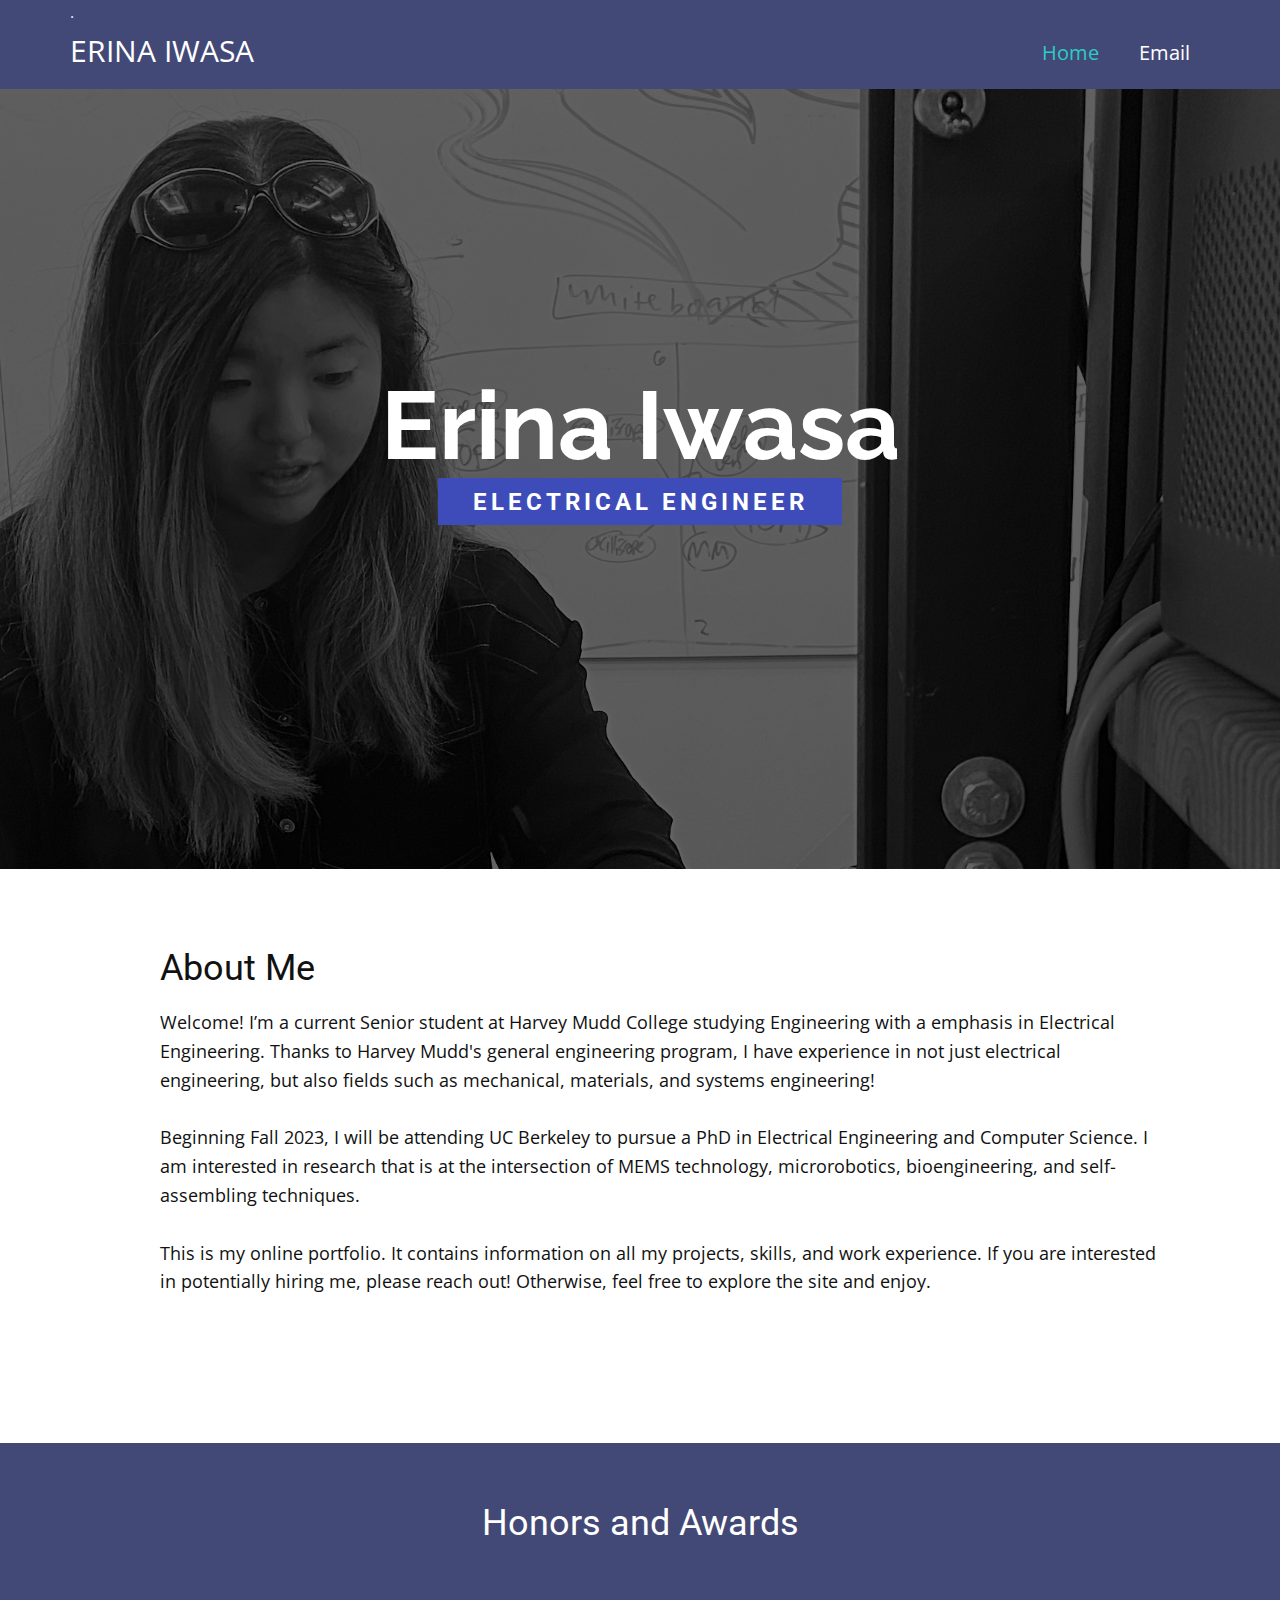
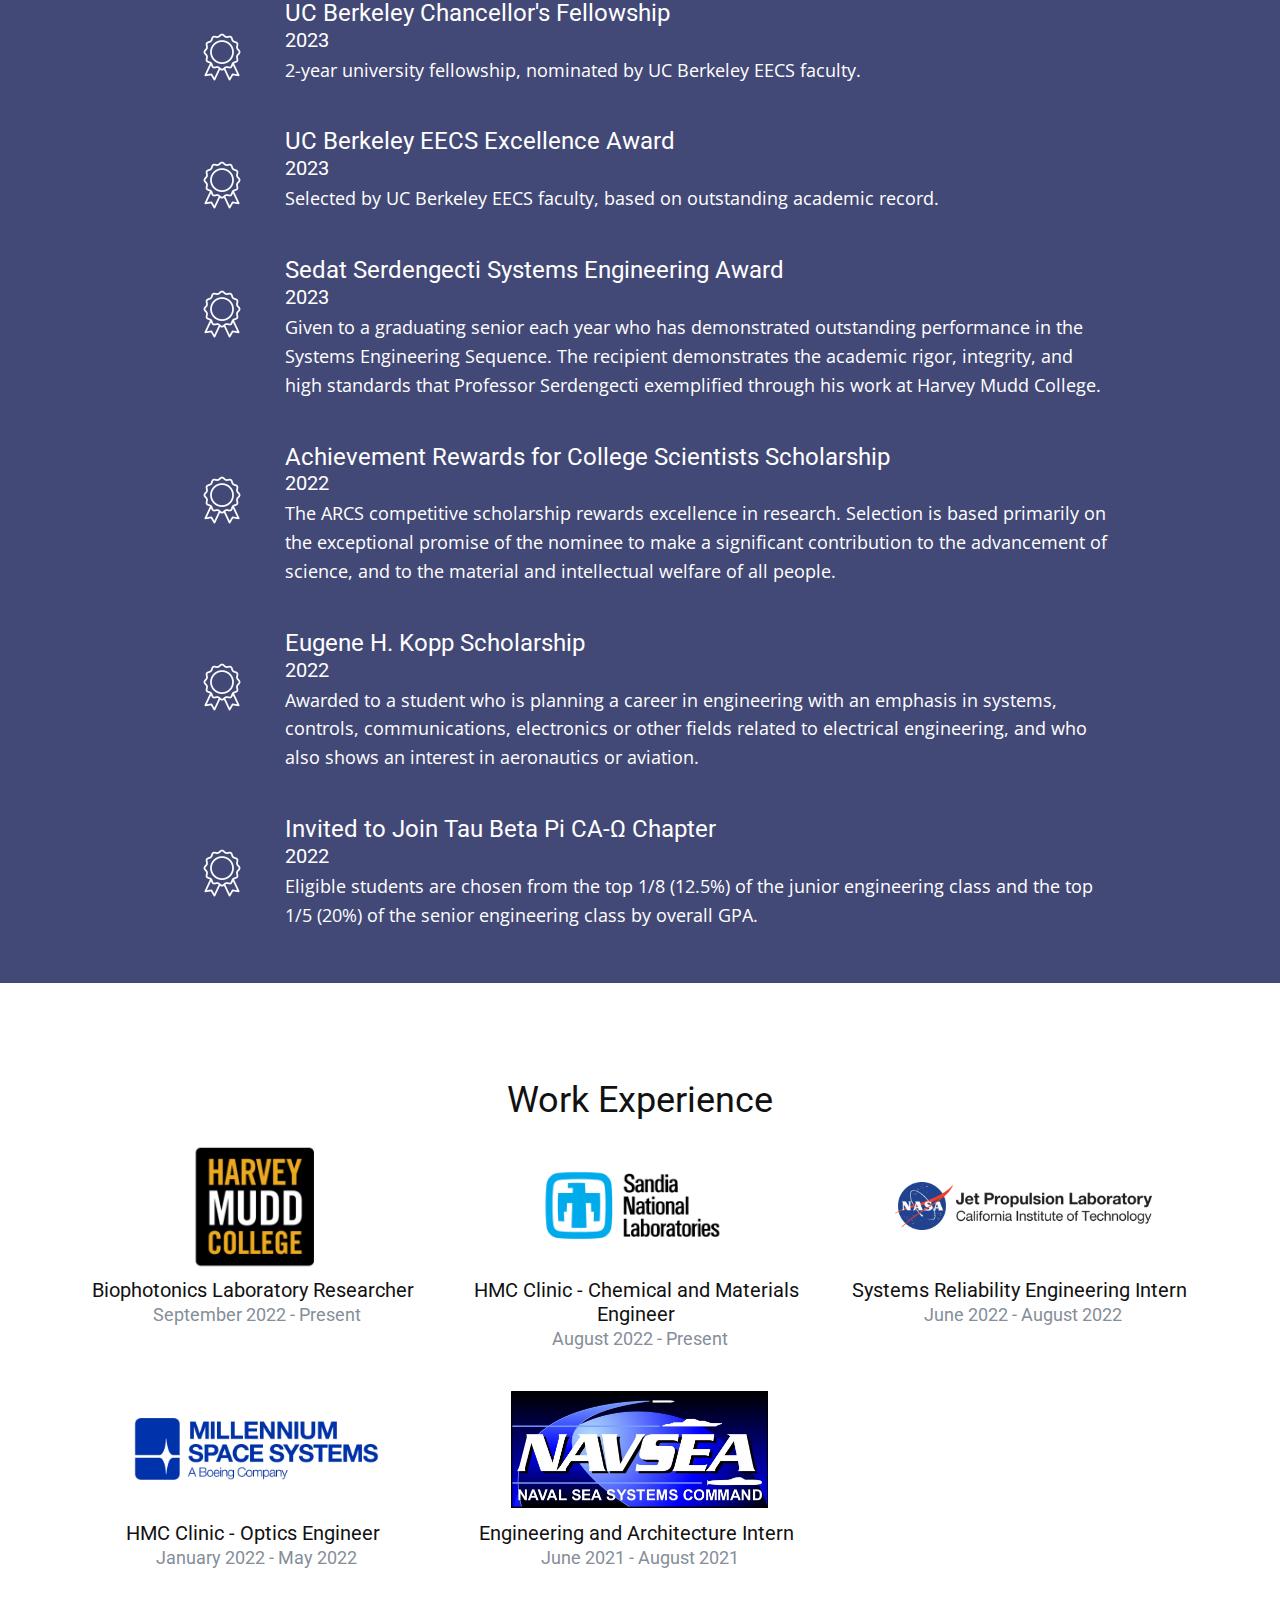
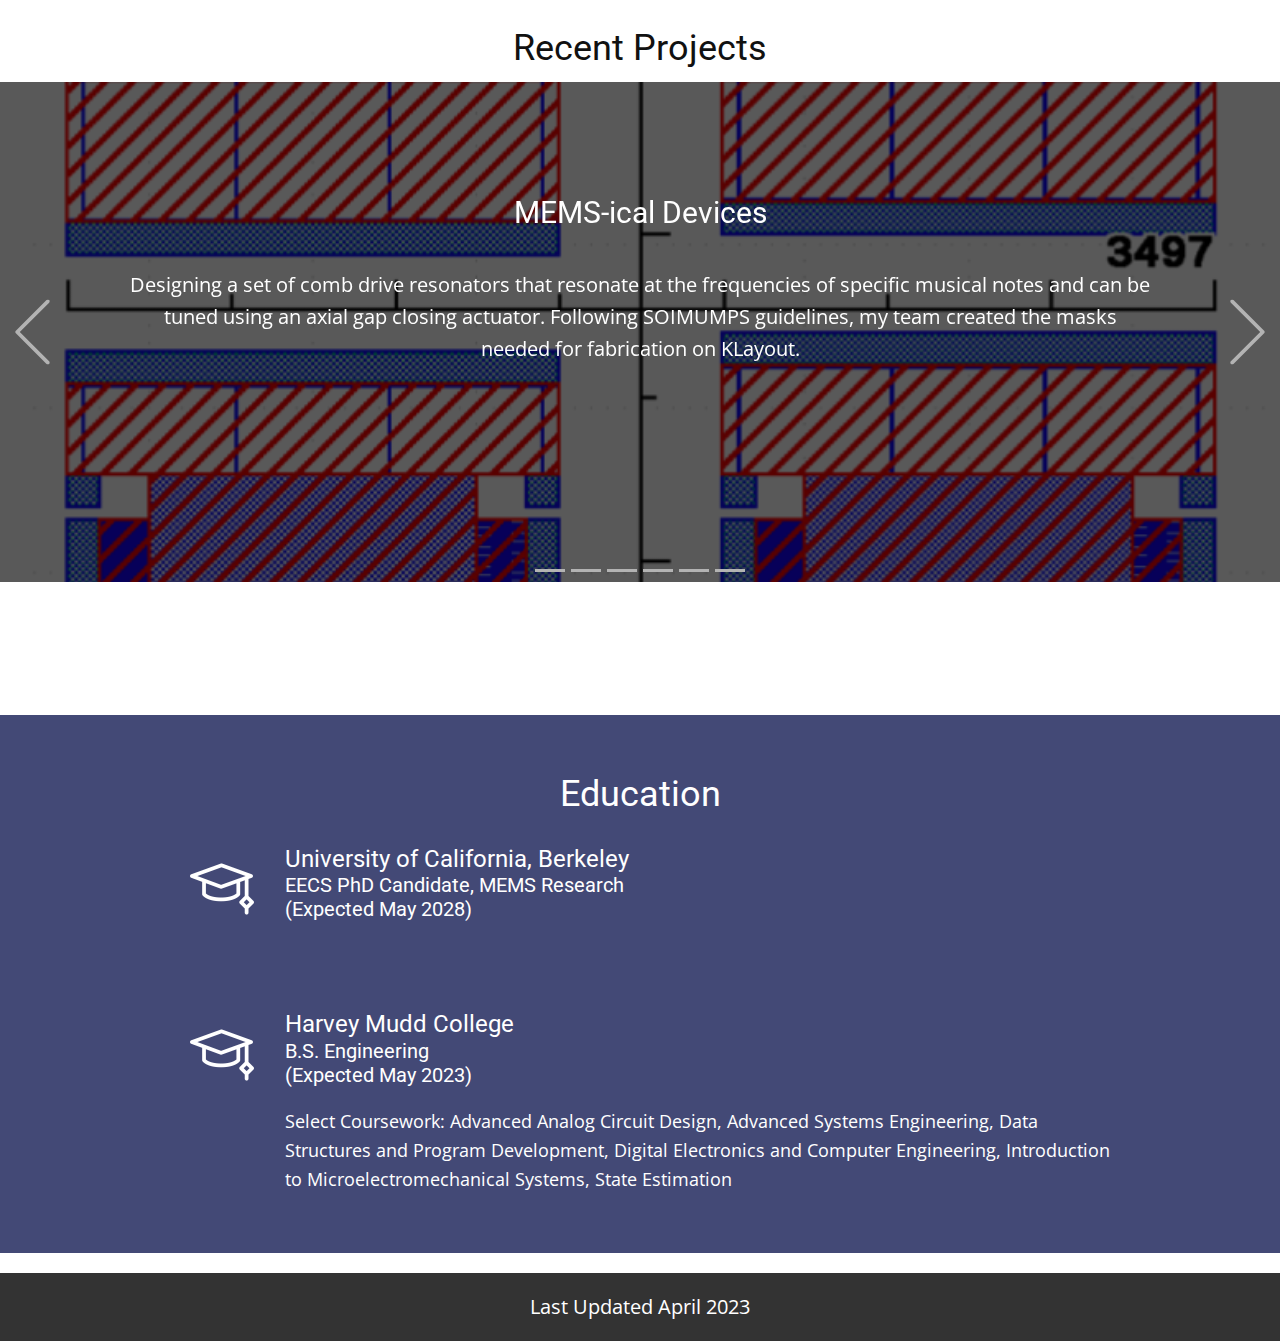
<file: index.html>
<!DOCTYPE html>
<html style="font-size: 16px;" lang="en"><head>
    <meta name="viewport" content="width=device-width, initial-scale=1.0">
    <meta charset="utf-8">
    <meta name="keywords" content="Portfolio, About Us, ​Build Great Products">
    <meta name="description" content="">
    <title>Home</title>
    <link rel="stylesheet" href="nicepage.css" media="screen">
<link rel="stylesheet" href="Home.css" media="screen">
    <script class="u-script" type="text/javascript" src="jquery.js" defer=""></script>
    <script class="u-script" type="text/javascript" src="nicepage.js" defer=""></script>
    <meta name="generator" content="Nicepage 4.20.1, nicepage.com">
    <link id="u-theme-google-font" rel="stylesheet" href="https://fonts.googleapis.com/css?family=Roboto:100,100i,300,300i,400,400i,500,500i,700,700i,900,900i|Open+Sans:300,300i,400,400i,500,500i,600,600i,700,700i,800,800i">
    <link id="u-page-google-font" rel="stylesheet" href="https://fonts.googleapis.com/css?family=Raleway:100,100i,200,200i,300,300i,400,400i,500,500i,600,600i,700,700i,800,800i,900,900i">
    
    
    
    
    
    
    
    
    <script type="application/ld+json">{
    "@context": "http://schema.org",
    "@type": "Organization",
    "name": ""
}</script>
    <meta name="theme-color" content="#1934fd">
    <meta property="og:title" content="Home">
    <meta property="og:type" content="website">
  </head>
  <body data-home-page="Home.html" data-home-page-title="Home" class="u-body u-xl-mode" data-lang="en"><header class="u-clearfix u-header u-palette-1-dark-2 u-header" id="sec-44a9"><div class="u-clearfix u-sheet u-sheet-1">
        <a class="u-button-style u-nav-link" href="mailto:erinaiwasa1205@gmail.com" class="u-border-none u-btn u-button-style u-none u-text-palette-1-dark-2 u-btn-1"> .</a>
        <p class="u-align-left u-text u-text-default u-text-1">ERINA IWASA</p>
        <nav class="u-align-right u-menu u-menu-one-level u-offcanvas u-menu-1" data-responsive-from="MD">
          <div class="menu-collapse" style="font-size: 1.25rem;">
            <a class="u-button-style u-custom-text-active-color u-nav-link" href="#" style="padding: 8px 4px; font-size: calc(1em + 16px);">
              <svg class="u-svg-link" preserveAspectRatio="xMidYMin slice" viewBox="0 0 302 302" style=""><use xmlns:xlink="http://www.w3.org/1999/xlink" xlink:href="#svg-5c50"></use></svg>
              <svg xmlns="http://www.w3.org/2000/svg" xmlns:xlink="http://www.w3.org/1999/xlink" version="1.1" id="svg-5c50" x="0px" y="0px" viewBox="0 0 302 302" style="enable-background:new 0 0 302 302;" xml:space="preserve" class="u-svg-content"><g><rect y="36" width="302" height="30"></rect><rect y="236" width="302" height="30"></rect><rect y="136" width="302" height="30"></rect>
</g><g></g><g></g><g></g><g></g><g></g><g></g><g></g><g></g><g></g><g></g><g></g><g></g><g></g><g></g><g></g></svg>
            </a>
          </div>
          <div class="u-custom-menu u-nav-container">
            <ul class="u-nav u-unstyled u-nav-1"><li class="u-nav-item"><a class="u-button-style u-nav-link u-text-active-palette-4-base u-text-hover-palette-2-base" href="#" style="padding: 10px 20px;">Home</a><div class="u-nav-popup"><ul class="u-h-spacing-20 u-nav u-unstyled u-v-spacing-10 u-nav-2"><li class="u-nav-item"><a class="u-button-style u-nav-link u-white" href="#">About Me</a>
</li><li class="u-nav-item"><a class="u-button-style u-nav-link u-white" href="#">Honors and Awards</a>
</li><li class="u-nav-item"><a class="u-button-style u-nav-link u-white" href="#">Work Experience and Projects</a>
</li><li class="u-nav-item"><a class="u-button-style u-nav-link u-white" href="#">Education</a>
</li></ul>
</div>
</li><li class="u-nav-item"><a class="u-button-style u-nav-link u-text-active-palette-4-base u-text-hover-palette-2-base" href="#" style="padding: 10px 20px;">Email</a>
</li></ul>
          </div>
          <div class="u-custom-menu u-nav-container-collapse">
            <div class="u-align-center u-black u-container-style u-inner-container-layout u-opacity u-opacity-95 u-sidenav">
              <div class="u-inner-container-layout u-sidenav-overflow">
                <div class="u-menu-close"></div>
                <ul class="u-align-center u-nav u-popupmenu-items u-unstyled u-nav-3"><li class="u-nav-item"><a class="u-button-style u-nav-link" href="#">Home</a><div class="u-nav-popup"><ul class="u-h-spacing-20 u-nav u-unstyled u-v-spacing-10 u-nav-4"><li class="u-nav-item"><a class="u-button-style u-nav-link" href="#">About Me</a>
</li><li class="u-nav-item"><a class="u-button-style u-nav-link" href="#">Honors and Awards</a>
</li><li class="u-nav-item"><a class="u-button-style u-nav-link" href="#">Work Experience and Projects</a>
</li><li class="u-nav-item"><a class="u-button-style u-nav-link" href="#">Education</a>
</li></ul>
</div>
</li><li class="u-nav-item"><a class="u-button-style u-nav-link" href="mailto:erinaiwasa1205@gmail.com">Email</a>
</li></ul>
              </div>
            </div>
            <div class="u-black u-menu-overlay u-opacity u-opacity-70"></div>
          </div>
        </nav>
      </div></header>
    <section class="u-align-center u-clearfix u-image u-shading u-section-1" id="carousel_30c3" data-image-width="1718" data-image-height="1289">
      <div class="u-clearfix u-sheet u-sheet-1">
        <h2 class="u-custom-font u-font-raleway u-text u-text-body-alt-color u-text-default u-text-1">Erina Iwasa</h2>
        <div class="u-align-center-xs u-container-style u-expanded-width-xs u-group u-palette-1-dark-1 u-group-1">
          <div class="u-container-layout u-container-layout-1">
            <h4 class="u-hover-feature u-text u-text-2">ELECTRICAL ENGINEER</h4>
          </div>
        </div>
      </div>
      
    </section>
    <section class="u-align-center u-clearfix u-section-2" id="sec-c199">
      <div class="u-clearfix u-sheet u-sheet-1">
        <div class="u-container-style u-group u-group-1">
          <div class="u-container-layout u-container-layout-1">
            <h2 class="u-text u-text-default u-text-1">About Me</h2>
            <p class="u-text u-text-2"> Welcome! ​I’m a current Senior student at Harvey Mudd College studying Engineering with a emphasis in Electrical Engineering. Thanks to Harvey Mudd's general engineering program, I have experience in not just electrical engineering, but also fields such as mechanical, materials, and systems engineering!<br>
              <br>Beginning Fall 2023, I will be attending UC Berkeley to pur​sue a PhD in Electrical Engineering and Computer Science. I am interested in research that is at the intersection of MEMS technology, microrobotics, bioengineering, and self-assembling techniques.<br>
              <br> This is my online portfolio. It contains information on all my projects, skills, and work experience. If you are interested in potentially hiring me, please reach out! Otherwise, feel free to explore the site and enjoy.
            </p>
          </div>
        </div>
      </div>
    </section>
    <section class="u-clearfix u-palette-1-dark-2 u-section-3" id="sec-66ca">
      <div class="u-clearfix u-sheet u-sheet-1">
        <h2 class="u-text u-text-default u-text-1">Honors and Awards</h2>
        <div class="u-expanded-width-lg u-expanded-width-md u-expanded-width-sm u-expanded-width-xs u-list u-list-1">
          <div class="u-repeater u-repeater-1">
            <div class="u-container-style u-list-item u-repeater-item">
              <div class="u-container-layout u-similar-container u-container-layout-1">
                <h3 class="u-text u-text-2">UC Berkeley Chancellor's Fellowship</h3><span class="u-file-icon u-hidden-md u-hidden-sm u-hidden-xs u-icon u-text-white u-icon-1"><img src="images/4390306-1030b2c7.png" alt=""></span>
                <h4 class="u-text u-text-3">2023</h4>
                <p class="u-text u-text-4">2-year university fellowship, nominated by UC Berkeley EECS faculty.</p>
              </div>
            </div>
            <div class="u-container-style u-list-item u-repeater-item">
              <div class="u-container-layout u-similar-container u-container-layout-2">
                <h3 class="u-text u-text-5">UC Berkeley EECS Excellence Award</h3><span class="u-file-icon u-hidden-md u-hidden-sm u-hidden-xs u-icon u-text-white u-icon-2"><img src="images/4390306-1030b2c7.png" alt=""></span>
                <h4 class="u-text u-text-6">2023</h4>
                <p class="u-text u-text-7"> Selected by UC Berkeley EECS faculty, based on outstanding academic record.</p>
              </div>
            </div>
            <div class="u-container-style u-list-item u-repeater-item">
              <div class="u-container-layout u-similar-container u-container-layout-3">
                <h3 class="u-text u-text-8"> Sedat Serdengecti Systems Engineering Award</h3><span class="u-file-icon u-hidden-md u-hidden-sm u-hidden-xs u-icon u-text-white u-icon-3"><img src="images/4390306-1030b2c7.png" alt=""></span>
                <h4 class="u-text u-text-9">2023</h4>
                <p class="u-text u-text-10"> Given to a graduating senior each year who has demonstrated outstanding performance in the Systems Engineering Sequence. The recipient demonstrates the academic rigor, integrity, and high standards that Professor Serdengecti exemplified through his work at Harvey Mudd College.</p>
              </div>
            </div>
            <div class="u-container-style u-list-item u-repeater-item">
              <div class="u-container-layout u-similar-container u-container-layout-4">
                <h3 class="u-text u-text-11"> Achievement Rewards for College Scientists Scholarship</h3><span class="u-file-icon u-hidden-md u-hidden-sm u-hidden-xs u-icon u-text-white u-icon-4"><img src="images/4390306-1030b2c7.png" alt=""></span>
                <h4 class="u-text u-text-12">2022</h4>
                <p class="u-text u-text-13"> The ARCS competitive scholarship rewards excellence in research. Selection is based primarily on the exceptional promise of the nominee to make a significant contribution to the advancement of science, and to the material and intellectual welfare of all people.</p>
              </div>
            </div>
            <div class="u-container-style u-list-item u-repeater-item">
              <div class="u-container-layout u-similar-container u-container-layout-5">
                <h3 class="u-text u-text-14"> Eugene H. Kopp Scholarship</h3><span class="u-file-icon u-hidden-md u-hidden-sm u-hidden-xs u-icon u-text-white u-icon-5"><img src="images/4390306-1030b2c7.png" alt=""></span>
                <h4 class="u-text u-text-15">2022</h4>
                <p class="u-text u-text-16"> Awarded to a student who is planning a career in engineering with an emphasis in systems, controls, communications, electronics or other fields related to electrical engineering, and who also shows an interest in aeronautics or aviation.</p>
              </div>
            </div>
            <div class="u-container-style u-list-item u-repeater-item">
              <div class="u-container-layout u-similar-container u-container-layout-6">
                <h3 class="u-text u-text-17"> Invited to Join Tau Beta Pi CA-Ω Chapter</h3><span class="u-file-icon u-hidden-md u-hidden-sm u-hidden-xs u-icon u-text-white u-icon-6"><img src="images/4390306-1030b2c7.png" alt=""></span>
                <h4 class="u-text u-text-18">2022</h4>
                <p class="u-text u-text-19"> Eligible students are chosen from the top 1/8 (12.5%) of the junior engineering class and the top 1/5 (20%) of the senior engineering class by overall GPA.</p>
              </div>
            </div>
          </div>
        </div>
      </div>
    </section>
    <section class="u-clearfix u-white u-section-4" id="sec-afa0">
      <div class="u-clearfix u-sheet u-sheet-1">
        <h2 class="u-align-center u-text u-text-default u-text-1">Work Experience</h2>
        <div class="u-expanded-width u-list u-list-1">
          <div class="u-repeater u-repeater-1">
            <div class="u-align-center u-container-style u-custom-item u-list-item u-repeater-item">
              <div class="u-container-layout u-similar-container u-container-layout-1"><span class="u-custom-item u-file-icon u-icon u-icon-1"><img src="images/hmc_logo.png" alt=""></span>
                <h5 class="u-text u-text-2">Biophotonics Laboratory Researcher</h5>
                <h6 class="u-text u-text-default u-text-palette-5-dark-1 u-text-3">September 2022 - Present</h6>
              </div>
            </div>
            <div class="u-align-center u-container-style u-custom-item u-list-item u-repeater-item">
              <div class="u-container-layout u-similar-container u-container-layout-2"><span class="u-custom-item u-file-icon u-icon u-icon-2"><img src="images/ScreenShot2022-10-31at4.53.28PM.png" alt=""></span>
                <h5 class="u-text u-text-4"> HMC Clinic - Chemical and Materials Engineer</h5>
                <h6 class="u-text u-text-default u-text-palette-5-dark-1 u-text-5">August 2022 - Present</h6>
              </div>
            </div>
            <div class="u-align-center u-container-style u-custom-item u-list-item u-repeater-item">
              <div class="u-container-layout u-similar-container u-container-layout-3"><span class="u-custom-item u-file-icon u-icon u-icon-3"><img src="images/logo_nasa_trio_black2x.png" alt=""></span>
                <h5 class="u-text u-text-6">Systems Reliability Engineering Intern</h5>
                <h6 class="u-text u-text-default u-text-palette-5-dark-1 u-text-7">June 2022 - August 2022</h6>
              </div>
            </div>
            <div class="u-align-center u-container-style u-custom-item u-list-item u-repeater-item">
              <div class="u-container-layout u-similar-container u-container-layout-4"><span class="u-custom-item u-file-icon u-icon u-icon-4"><img src="images/Millennium_Space_Systems_Logo.jpg" alt=""></span>
                <h5 class="u-text u-text-8">HMC Clinic - Optics Engineer</h5>
                <h6 class="u-text u-text-default u-text-palette-5-dark-1 u-text-9">January 2022 - May 2022</h6>
              </div>
            </div>
            <div class="u-align-center u-container-style u-custom-item u-list-item u-repeater-item">
              <div class="u-container-layout u-similar-container u-container-layout-5"><span class="u-custom-item u-file-icon u-icon u-icon-5"><img src="images/NAVSEA_logo.jpg" alt=""></span>
                <h5 class="u-text u-text-10">Engineering and Architecture Intern</h5>
                <h6 class="u-text u-text-default u-text-palette-5-dark-1 u-text-11">June 2021 - August 2021</h6>
              </div>
            </div>
          </div>
        </div>
      </div>
    </section>
    <section class="u-align-center u-clearfix u-section-5" id="sec-3223">
      <div class="u-clearfix u-sheet u-valign-middle u-sheet-1">
        <h1 class="u-text u-text-default u-text-1">Recent Projects</h1>
      </div>
    </section>
    <section class="u-carousel u-slide u-block-1419-1" id="carousel_6c58" data-interval="5000" data-u-ride="carousel">
      <ol class="u-absolute-hcenter u-carousel-indicators u-block-1419-2">
        <li data-u-target="#carousel_6c58" class="u-active u-grey-30" data-u-slide-to="0"></li>
        <li data-u-target="#carousel_6c58" class="u-grey-30" data-u-slide-to="1"></li>
        <li data-u-target="#carousel_6c58" class="u-grey-30" data-u-slide-to="2"></li>
        <li data-u-target="#carousel_6c58" class="u-grey-30" data-u-slide-to="3"></li>
        <li data-u-target="#carousel_6c58" class="u-grey-30" data-u-slide-to="4"></li>
        <li data-u-target="#carousel_6c58" class="u-grey-30" data-u-slide-to="5"></li>
      </ol>
      <div class="u-carousel-inner" role="listbox">
        <div class="u-active u-align-center u-carousel-item u-clearfix u-image u-shading u-section-6-1" data-image-width="778" data-image-height="950">
          <div class="u-clearfix u-sheet u-sheet-1">
            <h1 class="u-text u-text-default u-title u-text-1">MEMS-ical Devices</h1>
            <p class="u-large-text u-text u-text-variant u-text-2">Designing a set of comb drive resonators that resonate at the frequencies of specific musical notes and can be tuned
using an axial gap closing actuator. Following SOIMUMPS guidelines, my team created the masks needed for fabrication on KLayout.</p>
          </div>
        </div>
        <div class="u-align-center u-carousel-item u-clearfix u-image u-shading u-section-6-2" data-image-width="1346" data-image-height="926">
          <div class="u-clearfix u-sheet u-sheet-1">
            <h1 class="u-text u-text-default u-title u-text-1">FastSLAM Algorithm for MR. CLAM</h1>
            <p class="u-large-text u-text u-text-variant u-text-2"> Coded and implemented a FastSLAM 1.0 algorithm to track a robot’s location in an unknown environment while
simultaneously mapping surrounding landmarks&nbsp;</p>
            <a href="https://echen4628.github.io/fastslam1/" class="u-btn u-button-style u-hover-palette-1-dark-1 u-palette-1-base u-btn-1" target="_blank">Go to project site</a>
          </div>
        </div>
        <div class="u-align-center u-carousel-item u-clearfix u-image u-shading u-section-6-3" data-image-width="1818" data-image-height="722">
          <div class="u-clearfix u-sheet u-sheet-1">
            <h1 class="u-text u-text-default u-title u-text-1">JPL PRA Database Development</h1>
            <p class="u-large-text u-text u-text-variant u-text-2"> I developed and implemented a Probabilistic Risk Assessment (PRA) database for the JPL Systems Reliability Group (5138) to facilitate flight project risk analysis. The database development project focused on the consolidation and entry of PRA data obtained from previous JPL flight missions into a database. Existing flight project reliability data was reviewed, standardized, and used as a basis for the database’s design. The original data was entered into a database with search, compare, and modification capabilities. This new database now supports current PRA endeavors.</p>
          </div>
        </div>
        <div class="u-align-center u-carousel-item u-clearfix u-image u-shading u-section-6-4" data-image-width="1802" data-image-height="970">
          <div class="u-clearfix u-sheet u-sheet-1">
            <h1 class="u-text u-text-default u-title u-text-1">Operational Amplifier Design</h1>
            <p class="u-large-text u-text u-text-variant u-text-2"> Designed, constructed, tested, and characterized a dual-supply operational amplifier using BJTs.</p>
          </div>
        </div>
        <div class="u-align-center u-carousel-item u-clearfix u-image u-shading u-section-6-5" data-image-width="1999" data-image-height="1255">
          <div class="u-clearfix u-sheet u-sheet-1">
            <h1 class="u-text u-text-default u-title u-text-1">Laser Range Finder for Space Applications</h1>
            <p class="u-large-text u-text u-text-variant u-text-2"> I worked on the Millennium Space Systems HMC Clinic Team to devise an opto-mechanical structure that can faciliate a Laser Range Finder device and operations on-orbit. As part of the optics subteam, I developed tests for assessing optical system efficiency, beam width and alignment, and collimation.&nbsp;</p>
          </div>
        </div>
        <div class="u-align-center u-carousel-item u-clearfix u-image u-shading u-section-6-6" data-image-width="996" data-image-height="776">
          <div class="u-clearfix u-sheet u-sheet-1">
            <h1 class="u-text u-text-default u-title u-text-1">Autonomous Underwater Vehicle</h1>
            <p class="u-large-text u-text u-text-variant u-text-2">Worked in a team of 4 to create an autonomous underwater vehicle that analyzed water temperature and turbidity with respect to depth, acting as my team's electronics lead. As electronics lead, I designed all of our circuits. This process required inintegrating sensor components of interest, such as thermistors, pressure sensors, photodiodes, and timers.</p>
          </div>
        </div>
      </div>
      <a class="u-absolute-vcenter u-carousel-control u-carousel-control-prev u-text-grey-30 u-block-1419-3" href="#carousel_6c58" role="button" data-u-slide="prev">
        <span aria-hidden="true">
          <svg class="u-svg-link" viewBox="0 0 477.175 477.175"><path d="M145.188,238.575l215.5-215.5c5.3-5.3,5.3-13.8,0-19.1s-13.8-5.3-19.1,0l-225.1,225.1c-5.3,5.3-5.3,13.8,0,19.1l225.1,225
                    c2.6,2.6,6.1,4,9.5,4s6.9-1.3,9.5-4c5.3-5.3,5.3-13.8,0-19.1L145.188,238.575z"></path></svg>
        </span>
        <span class="sr-only">Previous</span>
      </a>
      <a class="u-absolute-vcenter u-carousel-control u-carousel-control-next u-text-grey-30 u-block-1419-4" href="#carousel_6c58" role="button" data-u-slide="next">
        <span aria-hidden="true">
          <svg class="u-svg-link" viewBox="0 0 477.175 477.175"><path d="M360.731,229.075l-225.1-225.1c-5.3-5.3-13.8-5.3-19.1,0s-5.3,13.8,0,19.1l215.5,215.5l-215.5,215.5
                    c-5.3,5.3-5.3,13.8,0,19.1c2.6,2.6,6.1,4,9.5,4c3.4,0,6.9-1.3,9.5-4l225.1-225.1C365.931,242.875,365.931,234.275,360.731,229.075z"></path></svg>
        </span>
        <span class="sr-only">Next</span>
      </a>
    </section>
    <section class="u-clearfix u-palette-1-dark-2 u-section-7" id="sec-9ae5">
      <div class="u-clearfix u-sheet u-valign-middle u-sheet-1">
        <h2 class="u-text u-text-default u-text-1">Education</h2>
        <div class="u-list u-list-1">
          <div class="u-repeater u-repeater-1">
            <div class="u-container-style u-list-item u-repeater-item">
              <div class="u-container-layout u-similar-container u-container-layout-1">
                <h3 class="u-text u-text-2">University of California, Berkeley</h3>
                <h4 class="u-text u-text-3">EECS PhD Candidate, MEMS Research<br>(Expected May 2028)
                </h4><span class="u-file-icon u-hidden-md u-hidden-sm u-hidden-xs u-icon u-text-white u-icon-1"><img src="images/3074058-3dfeb742.png" alt=""></span>
                <p class="u-text u-text-4">&nbsp;</p>
              </div>
            </div>
            <div class="u-container-style u-list-item u-repeater-item">
              <div class="u-container-layout u-similar-container u-container-layout-2">
                <h3 class="u-text u-text-5"> Harvey Mudd College</h3>
                <h4 class="u-text u-text-6">B.S. Engineering<br>(Expected May 2023)
                </h4><span class="u-file-icon u-hidden-md u-hidden-sm u-hidden-xs u-icon u-text-white u-icon-2"><img src="images/3074058-3dfeb742.png" alt=""></span>
                <p class="u-text u-text-7">Select Coursework: Advanced Analog Circuit Design, Advanced Systems Engineering, Data Structures and Program Development, Digital Electronics and Computer Engineering, Introduction to Microelectromechanical Systems, State Estimation</p>
              </div>
            </div>
          </div>
        </div>
      </div>
    </section>
    
    
    <footer class="u-align-center u-clearfix u-footer u-grey-80 u-footer" id="sec-a032"><div class="u-clearfix u-sheet u-valign-middle u-sheet-1">
        <p class="u-small-text u-text u-text-variant u-text-1">Last Updated April 2023</p>
      </div></footer>

  
</body></html>
</file>
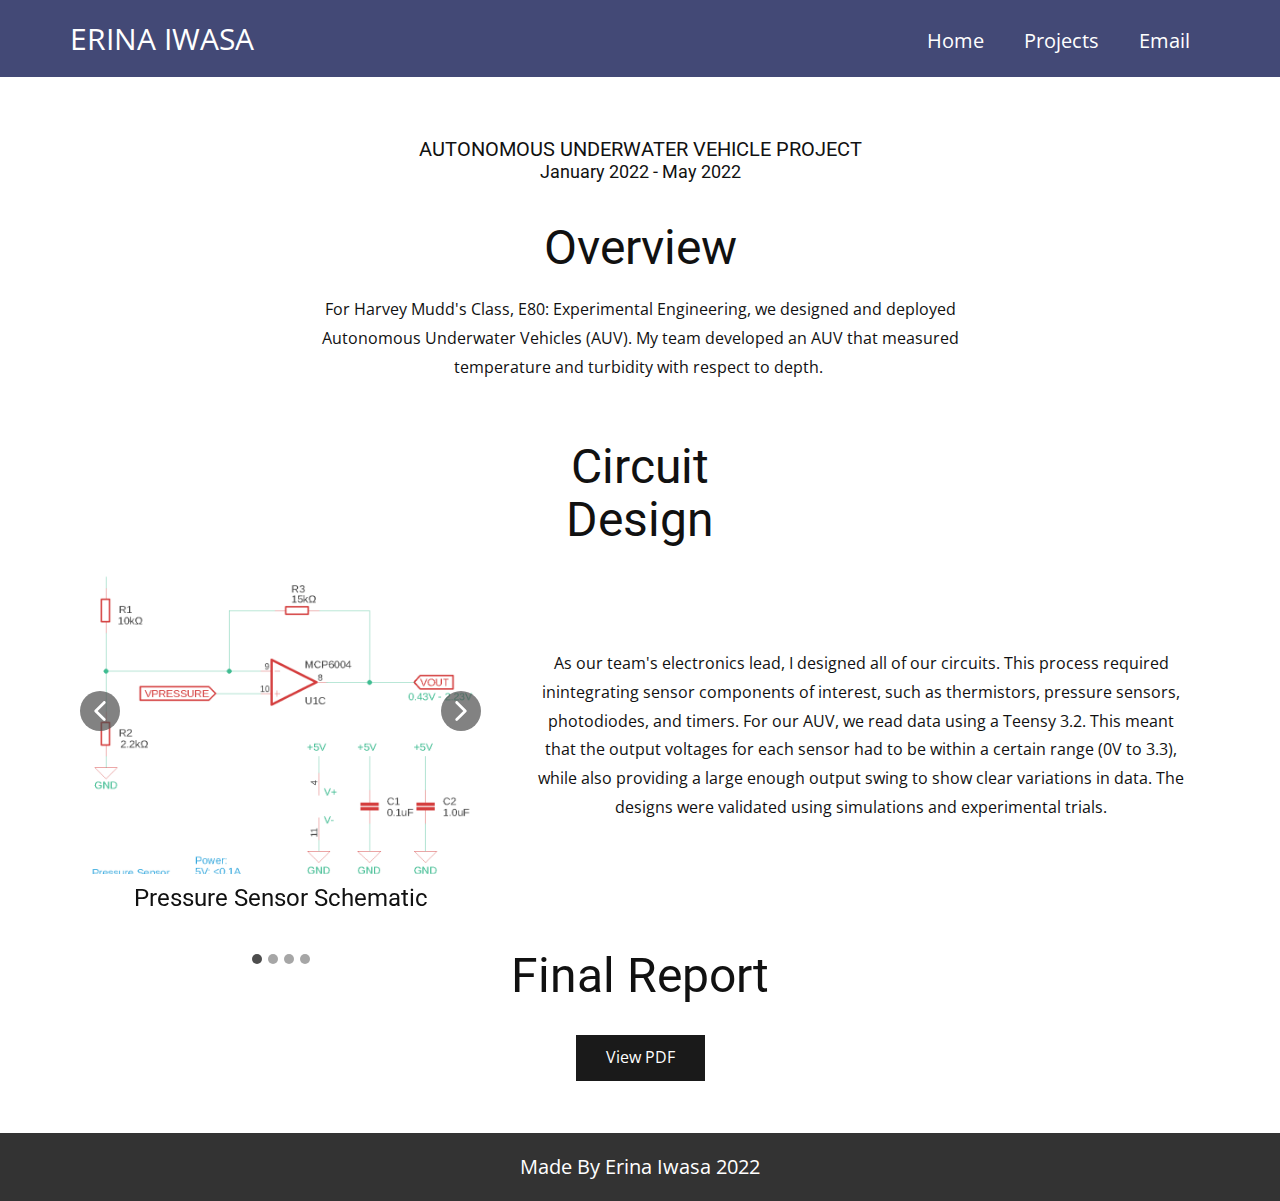
<file: Autonomous-Underwater-Vehicle.html>
<!DOCTYPE html>
<html style="font-size: 16px;" lang="en"><head>
    <meta name="viewport" content="width=device-width, initial-scale=1.0">
    <meta charset="utf-8">
    <meta name="keywords" content="Overview, Circuit Design, Dana Point Deployment">
    <meta name="description" content="">
    <title>Autonomous Underwater Vehicle</title>
    <link rel="stylesheet" href="nicepage.css" media="screen">
<link rel="stylesheet" href="Autonomous-Underwater-Vehicle.css" media="screen">
    <script class="u-script" type="text/javascript" src="jquery.js" defer=""></script>
    <script class="u-script" type="text/javascript" src="nicepage.js" defer=""></script>
    <meta name="generator" content="Nicepage 4.20.1, nicepage.com">
    <link id="u-theme-google-font" rel="stylesheet" href="https://fonts.googleapis.com/css?family=Roboto:100,100i,300,300i,400,400i,500,500i,700,700i,900,900i|Open+Sans:300,300i,400,400i,500,500i,600,600i,700,700i,800,800i">
    
    
    
    
    <script type="application/ld+json">{
		"@context": "http://schema.org",
		"@type": "Organization",
		"name": ""
}</script>
    <meta name="theme-color" content="#1934fd">
    <meta property="og:title" content="Autonomous Underwater Vehicle">
    <meta property="og:type" content="website">
  </head>
  <body class="u-body u-xl-mode" data-lang="en"><header class="u-clearfix u-header u-palette-1-dark-2 u-header" id="sec-44a9"><div class="u-clearfix u-sheet u-sheet-1">
        <a href="mailto:erinaiwasa1205@gmail.com" class="u-border-none u-btn u-button-style u-none u-text-palette-1-dark-2 u-btn-1"> .</a>
        <p class="u-align-left u-text u-text-default u-text-1">ERINA IWASA</p>
        <nav class="u-align-right u-menu u-menu-one-level u-offcanvas u-menu-1" data-responsive-from="MD">
          <div class="menu-collapse" style="font-size: 1.25rem;">
            <a class="u-button-style u-custom-text-active-color u-nav-link" href="#" style="padding: 8px 4px; font-size: calc(1em + 16px);">
              <svg class="u-svg-link" preserveAspectRatio="xMidYMin slice" viewBox="0 0 302 302" style=""><use xmlns:xlink="http://www.w3.org/1999/xlink" xlink:href="#svg-5c50"></use></svg>
              <svg xmlns="http://www.w3.org/2000/svg" xmlns:xlink="http://www.w3.org/1999/xlink" version="1.1" id="svg-5c50" x="0px" y="0px" viewBox="0 0 302 302" style="enable-background:new 0 0 302 302;" xml:space="preserve" class="u-svg-content"><g><rect y="36" width="302" height="30"></rect><rect y="236" width="302" height="30"></rect><rect y="136" width="302" height="30"></rect>
</g><g></g><g></g><g></g><g></g><g></g><g></g><g></g><g></g><g></g><g></g><g></g><g></g><g></g><g></g><g></g></svg>
            </a>
          </div>
          <div class="u-custom-menu u-nav-container">
            <ul class="u-nav u-unstyled u-nav-1"><li class="u-nav-item"><a class="u-button-style u-nav-link u-text-active-palette-4-base u-text-hover-palette-2-base" href="Home.html" style="padding: 10px 20px;">Home</a>
</li><li class="u-nav-item"><a class="u-button-style u-nav-link u-text-active-palette-4-base u-text-hover-palette-2-base" href="Projects.html" style="padding: 10px 20px;">Projects</a>
</li><li class="u-nav-item"><a class="u-button-style u-nav-link u-text-active-palette-4-base u-text-hover-palette-2-base" href="mailto:erinaiwasa1205@gmail.com" style="padding: 10px 20px;">Email</a>
</li></ul>
          </div>
          <div class="u-custom-menu u-nav-container-collapse">
            <div class="u-align-center u-black u-container-style u-inner-container-layout u-opacity u-opacity-95 u-sidenav">
              <div class="u-inner-container-layout u-sidenav-overflow">
                <div class="u-menu-close"></div>
                <ul class="u-align-center u-nav u-popupmenu-items u-unstyled u-nav-2"><li class="u-nav-item"><a class="u-button-style u-nav-link" href="Home.html">Home</a>
</li><li class="u-nav-item"><a class="u-button-style u-nav-link" href="Projects.html">Projects</a>
</li><li class="u-nav-item"><a class="u-button-style u-nav-link" href="mailto:erinaiwasa1205@gmail.com">Email</a>
</li></ul>
              </div>
            </div>
            <div class="u-black u-menu-overlay u-opacity u-opacity-70"></div>
          </div>
        </nav>
      </div></header> 
    <section class="u-align-center u-clearfix u-section-1" id="sec-b10a">
      <div class="u-clearfix u-sheet u-sheet-1">
        <h5 class="u-text u-text-default u-text-1">Autonomous underwater Vehicle Project</h5>
        <h6 class="u-text u-text-2">January 2022 - May 2022</h6>
        <h1 class="u-text u-text-default u-text-3">Overview</h1>
        <p class="u-text u-text-4">For Harvey Mudd's Class, E80: Experimental Engineering, we designed and deployed Autonomous Underwater Vehicles (AUV). My team developed an AUV that measured temperature and turbidity with respect to depth.&nbsp;</p>
      </div>
    </section>
    <section class="u-align-center u-clearfix u-section-2" id="sec-1ab2">
      <div class="u-clearfix u-sheet u-sheet-1">
        <h1 class="u-text u-text-1">Circuit Design</h1>
        <div class="u-carousel u-gallery u-layout-carousel u-lightbox u-no-transition u-show-text-always u-gallery-1" data-interval="5000" data-u-ride="carousel" id="carousel-0a3c">
          <ol class="u-absolute-hcenter u-carousel-indicators u-carousel-indicators-1">
            <li data-u-target="#carousel-0a3c" data-u-slide-to="0" class="u-active u-grey-70 u-shape-circle" style="width: 10px; height: 10px;"></li>
            <li data-u-target="#carousel-0a3c" data-u-slide-to="1" class="u-grey-70 u-shape-circle" style="width: 10px; height: 10px;"></li>
            <li data-u-target="#carousel-0a3c" data-u-slide-to="2" class="u-grey-70 u-shape-circle" style="width: 10px; height: 10px;"></li>
            <li data-u-target="#carousel-0a3c" data-u-slide-to="3" class="u-grey-70 u-shape-circle" style="width: 10px; height: 10px;"></li>
          </ol>
          <div class="u-carousel-inner u-gallery-inner" role="listbox">
            <div class="u-active u-carousel-item u-gallery-item u-carousel-item-1">
              <div class="u-back-slide" data-image-width="942" data-image-height="800">
                <img class="u-back-image u-expanded" src="images/ScreenShot2022-10-31at11.54.58PM.png" alt="Pressure Sensor Schematic">
              </div>
              <div class="u-over-slide u-over-slide-1">
                <h4 class="u-gallery-heading">Pressure Sensor Schematic</h4>
                <p class="u-gallery-text"></p>
              </div>
            </div>
            <div class="u-carousel-item u-gallery-item u-carousel-item-2">
              <div class="u-back-slide" data-image-width="982" data-image-height="804">
                <img class="u-back-image u-expanded" src="images/ScreenShot2022-10-31at11.55.14PM.png">
              </div>
              <div class="u-over-slide u-over-slide-2">
                <h4 class="u-gallery-heading">Temperature Sensor Schematic</h4>
                <p class="u-gallery-text"></p>
              </div>
            </div>
            <div class="u-carousel-item u-gallery-item u-carousel-item-3" data-image-width="990" data-image-height="644">
              <div class="u-back-slide" data-image-width="790" data-image-height="888">
                <img class="u-back-image u-expanded" src="images/ScreenShot2022-11-01at12.01.20AM.png" alt="555 Timer Schematic">
              </div>
              <div class="u-over-slide u-over-slide-3">
                <h4 class="u-gallery-heading">555 Timer Schematic</h4>
                <p class="u-gallery-text"></p>
              </div>
              <style data-mode="XL" data-visited="true"></style>
              <style data-mode="LG" data-visited="true"></style>
              <style data-mode="MD"></style>
              <style data-mode="SM"></style>
              <style data-mode="XS"></style>
            </div>
            <div class="u-carousel-item u-gallery-item u-carousel-item-4" data-image-width="982" data-image-height="804">
              <div class="u-back-slide" data-image-width="986" data-image-height="758">
                <img class="u-back-image u-expanded" src="images/ScreenShot2022-10-31at11.55.34PM.png" alt="Turbidity Sensor Schematic">
              </div>
              <div class="u-over-slide u-over-slide-4">
                <h4 class="u-gallery-heading">Turbidity Sensor Schematic</h4>
                <p class="u-gallery-text"></p>
              </div>
              <style data-mode="XL" data-visited="true"></style>
              <style data-mode="LG" data-visited="true"></style>
              <style data-mode="MD"></style>
              <style data-mode="SM"></style>
              <style data-mode="XS"></style>
            </div>
          </div>
          <a class="u-carousel-control u-carousel-control-prev u-grey-70 u-icon-circle u-opacity u-opacity-70 u-spacing-10 u-text-white u-carousel-control-1" href="#carousel-0a3c" role="button" data-u-slide="prev">
            <span aria-hidden="true">
              <svg viewBox="0 0 451.847 451.847"><path d="M97.141,225.92c0-8.095,3.091-16.192,9.259-22.366L300.689,9.27c12.359-12.359,32.397-12.359,44.751,0
c12.354,12.354,12.354,32.388,0,44.748L173.525,225.92l171.903,171.909c12.354,12.354,12.354,32.391,0,44.744
c-12.354,12.365-32.386,12.365-44.745,0l-194.29-194.281C100.226,242.115,97.141,234.018,97.141,225.92z"></path></svg>
            </span>
            <span class="sr-only">
              <svg viewBox="0 0 451.847 451.847"><path d="M97.141,225.92c0-8.095,3.091-16.192,9.259-22.366L300.689,9.27c12.359-12.359,32.397-12.359,44.751,0
c12.354,12.354,12.354,32.388,0,44.748L173.525,225.92l171.903,171.909c12.354,12.354,12.354,32.391,0,44.744
c-12.354,12.365-32.386,12.365-44.745,0l-194.29-194.281C100.226,242.115,97.141,234.018,97.141,225.92z"></path></svg>
            </span>
          </a>
          <a class="u-carousel-control u-carousel-control-next u-grey-70 u-icon-circle u-opacity u-opacity-70 u-spacing-10 u-text-white u-carousel-control-2" href="#carousel-0a3c" role="button" data-u-slide="next">
            <span aria-hidden="true">
              <svg viewBox="0 0 451.846 451.847"><path d="M345.441,248.292L151.154,442.573c-12.359,12.365-32.397,12.365-44.75,0c-12.354-12.354-12.354-32.391,0-44.744
L278.318,225.92L106.409,54.017c-12.354-12.359-12.354-32.394,0-44.748c12.354-12.359,32.391-12.359,44.75,0l194.287,194.284
c6.177,6.18,9.262,14.271,9.262,22.366C354.708,234.018,351.617,242.115,345.441,248.292z"></path></svg>
            </span>
            <span class="sr-only">
              <svg viewBox="0 0 451.846 451.847"><path d="M345.441,248.292L151.154,442.573c-12.359,12.365-32.397,12.365-44.75,0c-12.354-12.354-12.354-32.391,0-44.744
L278.318,225.92L106.409,54.017c-12.354-12.359-12.354-32.394,0-44.748c12.354-12.359,32.391-12.359,44.75,0l194.287,194.284
c6.177,6.18,9.262,14.271,9.262,22.366C354.708,234.018,351.617,242.115,345.441,248.292z"></path></svg>
            </span>
          </a>
        </div>
        <p class="u-text u-text-2">As our team's electronics lead, I designed all of our circuits. This process required inintegrating sensor components of interest, such as thermistors, pressure sensors, photodiodes, and timers. For our AUV, we read data using a Teensy 3.2. This meant that the output voltages for each sensor had to be within a certain range (0V to 3.3), while also providing a large enough output swing to show clear variations in data. The designs were validated using simulations and experimental trials.</p>
      </div>
    </section>
    <section class="u-align-center u-clearfix u-section-3" id="sec-a7a6">
      <div class="u-align-center u-clearfix u-sheet u-sheet-1">
        <h1 class="u-text u-text-default u-text-1">Final Report</h1>
        <a href="files/E80FinalProjectReport.pdf" class="u-btn u-button-style u-file-link u-grey-90 u-btn-1" target="_blank">View PDF</a>
      </div>
    </section>
    
    
    <footer class="u-align-center u-clearfix u-footer u-grey-80 u-footer" id="sec-a032"><div class="u-clearfix u-sheet u-valign-middle u-sheet-1">
        <p class="u-small-text u-text u-text-variant u-text-1">Made By Erina Iwasa 2022</p>
      </div></footer>

  
</body></html>
</file>
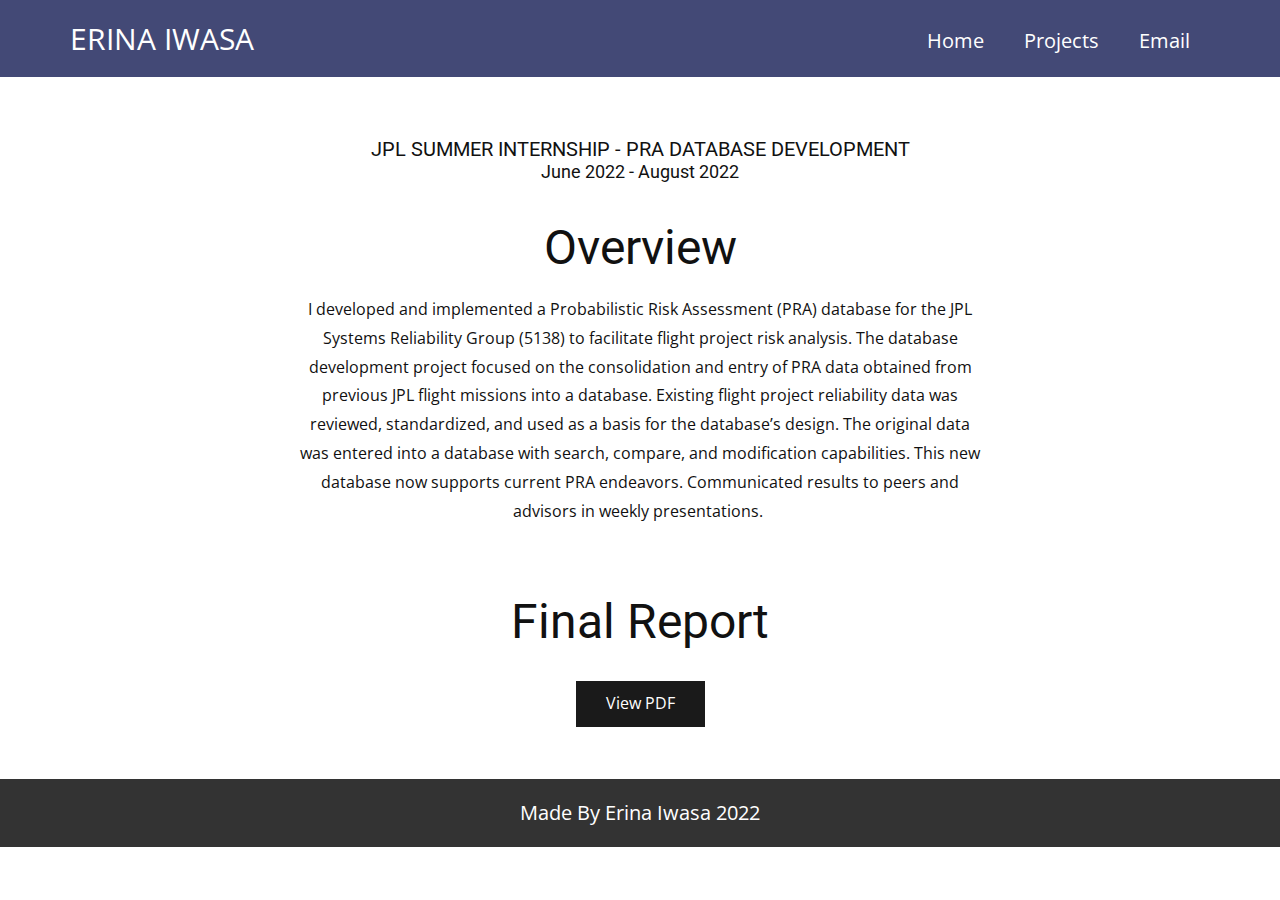
<file: JPL-Internship.html>
<!DOCTYPE html>
<html style="font-size: 16px;" lang="en"><head>
    <meta name="viewport" content="width=device-width, initial-scale=1.0">
    <meta charset="utf-8">
    <meta name="keywords" content="Overview">
    <meta name="description" content="">
    <title>JPL Internship</title>
    <link rel="stylesheet" href="nicepage.css" media="screen">
<link rel="stylesheet" href="JPL-Internship.css" media="screen">
    <script class="u-script" type="text/javascript" src="jquery.js" defer=""></script>
    <script class="u-script" type="text/javascript" src="nicepage.js" defer=""></script>
    <meta name="generator" content="Nicepage 4.20.1, nicepage.com">
    <link id="u-theme-google-font" rel="stylesheet" href="https://fonts.googleapis.com/css?family=Roboto:100,100i,300,300i,400,400i,500,500i,700,700i,900,900i|Open+Sans:300,300i,400,400i,500,500i,600,600i,700,700i,800,800i">
    
    
    
    <script type="application/ld+json">{
		"@context": "http://schema.org",
		"@type": "Organization",
		"name": ""
}</script>
    <meta name="theme-color" content="#1934fd">
    <meta property="og:title" content="JPL Internship">
    <meta property="og:type" content="website">
  </head>
  <body class="u-body u-xl-mode" data-lang="en"><header class="u-clearfix u-header u-palette-1-dark-2 u-header" id="sec-44a9"><div class="u-clearfix u-sheet u-sheet-1">
        <a href="mailto:erinaiwasa1205@gmail.com" class="u-border-none u-btn u-button-style u-none u-text-palette-1-dark-2 u-btn-1"> .</a>
        <p class="u-align-left u-text u-text-default u-text-1">ERINA IWASA</p>
        <nav class="u-align-right u-menu u-menu-one-level u-offcanvas u-menu-1" data-responsive-from="MD">
          <div class="menu-collapse" style="font-size: 1.25rem;">
            <a class="u-button-style u-custom-text-active-color u-nav-link" href="#" style="padding: 8px 4px; font-size: calc(1em + 16px);">
              <svg class="u-svg-link" preserveAspectRatio="xMidYMin slice" viewBox="0 0 302 302" style=""><use xmlns:xlink="http://www.w3.org/1999/xlink" xlink:href="#svg-5c50"></use></svg>
              <svg xmlns="http://www.w3.org/2000/svg" xmlns:xlink="http://www.w3.org/1999/xlink" version="1.1" id="svg-5c50" x="0px" y="0px" viewBox="0 0 302 302" style="enable-background:new 0 0 302 302;" xml:space="preserve" class="u-svg-content"><g><rect y="36" width="302" height="30"></rect><rect y="236" width="302" height="30"></rect><rect y="136" width="302" height="30"></rect>
</g><g></g><g></g><g></g><g></g><g></g><g></g><g></g><g></g><g></g><g></g><g></g><g></g><g></g><g></g><g></g></svg>
            </a>
          </div>
          <div class="u-custom-menu u-nav-container">
            <ul class="u-nav u-unstyled u-nav-1"><li class="u-nav-item"><a class="u-button-style u-nav-link u-text-active-palette-4-base u-text-hover-palette-2-base" href="Home.html" style="padding: 10px 20px;">Home</a>
</li><li class="u-nav-item"><a class="u-button-style u-nav-link u-text-active-palette-4-base u-text-hover-palette-2-base" href="Projects.html" style="padding: 10px 20px;">Projects</a>
</li><li class="u-nav-item"><a class="u-button-style u-nav-link u-text-active-palette-4-base u-text-hover-palette-2-base" href="mailto:erinaiwasa1205@gmail.com" style="padding: 10px 20px;">Email</a>
</li></ul>
          </div>
          <div class="u-custom-menu u-nav-container-collapse">
            <div class="u-align-center u-black u-container-style u-inner-container-layout u-opacity u-opacity-95 u-sidenav">
              <div class="u-inner-container-layout u-sidenav-overflow">
                <div class="u-menu-close"></div>
                <ul class="u-align-center u-nav u-popupmenu-items u-unstyled u-nav-2"><li class="u-nav-item"><a class="u-button-style u-nav-link" href="Home.html">Home</a>
</li><li class="u-nav-item"><a class="u-button-style u-nav-link" href="Projects.html">Projects</a>
</li><li class="u-nav-item"><a class="u-button-style u-nav-link" href="mailto:erinaiwasa1205@gmail.com">Email</a>
</li></ul>
              </div>
            </div>
            <div class="u-black u-menu-overlay u-opacity u-opacity-70"></div>
          </div>
        </nav>
      </div></header>
    <section class="u-align-center u-clearfix u-section-1" id="sec-85f5">
      <div class="u-clearfix u-sheet u-sheet-1">
        <h5 class="u-text u-text-default u-text-1">JPL Summer Internship - PRA Database Development</h5>
        <h6 class="u-text u-text-2">June 2022 - August 2022</h6>
        <h1 class="u-text u-text-default u-text-3">Overview</h1>
        <p class="u-text u-text-4"> I developed and implemented a Probabilistic Risk Assessment (PRA) database for the JPL Systems Reliability Group (5138) to facilitate flight project risk analysis. The database development project focused on the consolidation and entry of PRA data obtained from previous JPL flight missions into a database. Existing flight project reliability data was reviewed, standardized, and used as a basis for the database’s design. The original data was entered into a database with search, compare, and modification capabilities. This new database now supports current PRA endeavors. Communicated results to peers and advisors in weekly presentations.&nbsp; </p>
      </div>
    </section>
    <section class="u-align-center u-clearfix u-section-2" id="sec-742b">
      <div class="u-align-center u-clearfix u-sheet u-sheet-1">
        <h1 class="u-text u-text-default u-text-1">Final Report</h1>
        <a href="files/ErinaIwasaPRADatabaseFinalReport.pdf" class="u-btn u-button-style u-file-link u-grey-90 u-btn-1" target="_blank">View PDF</a>
      </div>
    </section>
    
    
    <footer class="u-align-center u-clearfix u-footer u-grey-80 u-footer" id="sec-a032"><div class="u-clearfix u-sheet u-valign-middle u-sheet-1">
        <p class="u-small-text u-text u-text-variant u-text-1">Made By Erina Iwasa 2022</p>
      </div></footer>

  
</body></html>
</file>
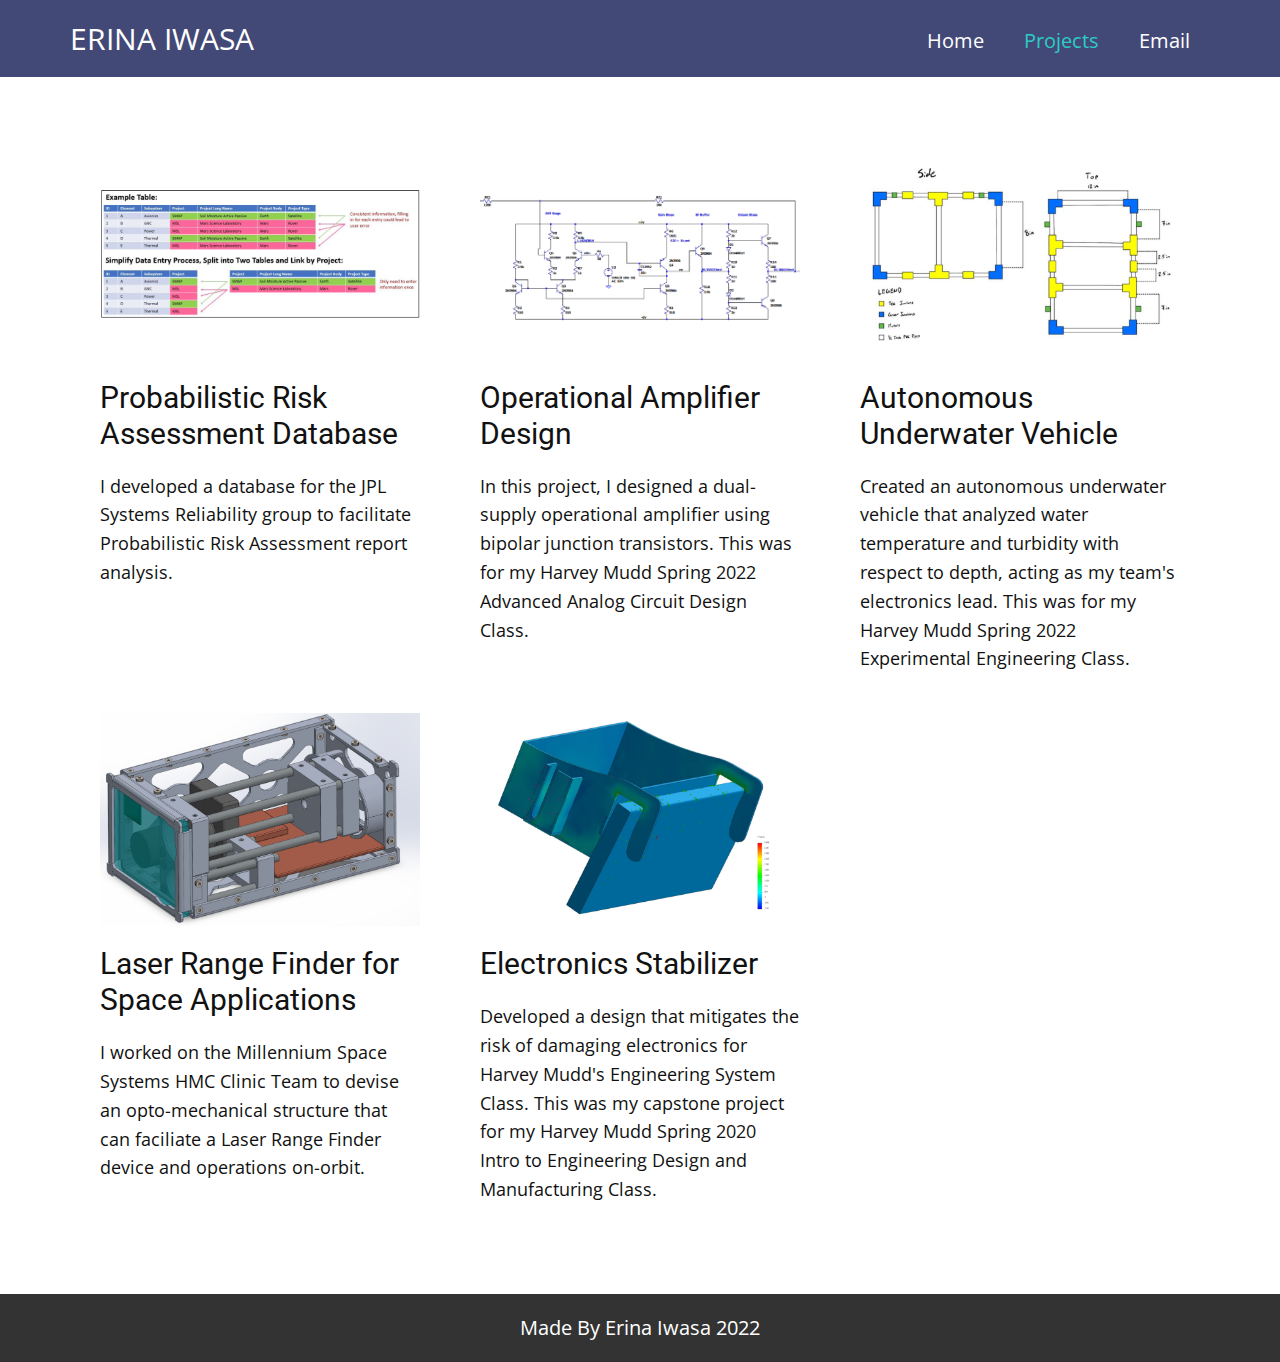
<file: Projects.html>
<!DOCTYPE html>
<html style="font-size: 16px;" lang="en"><head>
    <meta name="viewport" content="width=device-width, initial-scale=1.0">
    <meta charset="utf-8">
    <meta name="keywords" content="Portfolio, About Us, ​Build Great Products">
    <meta name="description" content="">
    <title>Projects</title>
    <link rel="stylesheet" href="nicepage.css" media="screen">
<link rel="stylesheet" href="Projects.css" media="screen">
    <script class="u-script" type="text/javascript" src="jquery.js" defer=""></script>
    <script class="u-script" type="text/javascript" src="nicepage.js" defer=""></script>
    <meta name="generator" content="Nicepage 4.20.1, nicepage.com">
    <link id="u-theme-google-font" rel="stylesheet" href="https://fonts.googleapis.com/css?family=Roboto:100,100i,300,300i,400,400i,500,500i,700,700i,900,900i|Open+Sans:300,300i,400,400i,500,500i,600,600i,700,700i,800,800i">
    
    
    <script type="application/ld+json">{
		"@context": "http://schema.org",
		"@type": "Organization",
		"name": ""
}</script>
    <meta name="theme-color" content="#1934fd">
    <meta property="og:title" content="Projects">
    <meta property="og:type" content="website">
  </head>
  <body class="u-body u-xl-mode" data-lang="en"><header class="u-clearfix u-header u-palette-1-dark-2 u-header" id="sec-44a9"><div class="u-clearfix u-sheet u-sheet-1">
        <a href="mailto:erinaiwasa1205@gmail.com" class="u-border-none u-btn u-button-style u-none u-text-palette-1-dark-2 u-btn-1"> .</a>
        <p class="u-align-left u-text u-text-default u-text-1">ERINA IWASA</p>
        <nav class="u-align-right u-menu u-menu-one-level u-offcanvas u-menu-1" data-responsive-from="MD">
          <div class="menu-collapse" style="font-size: 1.25rem;">
            <a class="u-button-style u-custom-text-active-color u-nav-link" href="#" style="padding: 8px 4px; font-size: calc(1em + 16px);">
              <svg class="u-svg-link" preserveAspectRatio="xMidYMin slice" viewBox="0 0 302 302" style=""><use xmlns:xlink="http://www.w3.org/1999/xlink" xlink:href="#svg-5c50"></use></svg>
              <svg xmlns="http://www.w3.org/2000/svg" xmlns:xlink="http://www.w3.org/1999/xlink" version="1.1" id="svg-5c50" x="0px" y="0px" viewBox="0 0 302 302" style="enable-background:new 0 0 302 302;" xml:space="preserve" class="u-svg-content"><g><rect y="36" width="302" height="30"></rect><rect y="236" width="302" height="30"></rect><rect y="136" width="302" height="30"></rect>
</g><g></g><g></g><g></g><g></g><g></g><g></g><g></g><g></g><g></g><g></g><g></g><g></g><g></g><g></g><g></g></svg>
            </a>
          </div>
          <div class="u-custom-menu u-nav-container">
            <ul class="u-nav u-unstyled u-nav-1"><li class="u-nav-item"><a class="u-button-style u-nav-link u-text-active-palette-4-base u-text-hover-palette-2-base" href="Home.html" style="padding: 10px 20px;">Home</a>
</li><li class="u-nav-item"><a class="u-button-style u-nav-link u-text-active-palette-4-base u-text-hover-palette-2-base" href="Projects.html" style="padding: 10px 20px;">Projects</a>
</li><li class="u-nav-item"><a class="u-button-style u-nav-link u-text-active-palette-4-base u-text-hover-palette-2-base" href="mailto:erinaiwasa1205@gmail.com" style="padding: 10px 20px;">Email</a>
</li></ul>
          </div>
          <div class="u-custom-menu u-nav-container-collapse">
            <div class="u-align-center u-black u-container-style u-inner-container-layout u-opacity u-opacity-95 u-sidenav">
              <div class="u-inner-container-layout u-sidenav-overflow">
                <div class="u-menu-close"></div>
                <ul class="u-align-center u-nav u-popupmenu-items u-unstyled u-nav-2"><li class="u-nav-item"><a class="u-button-style u-nav-link" href="Home.html">Home</a>
</li><li class="u-nav-item"><a class="u-button-style u-nav-link" href="Projects.html">Projects</a>
</li><li class="u-nav-item"><a class="u-button-style u-nav-link" href="mailto:erinaiwasa1205@gmail.com">Email</a>
</li></ul>
              </div>
            </div>
            <div class="u-black u-menu-overlay u-opacity u-opacity-70"></div>
          </div>
        </nav>
      </div></header> 
    <section class="u-clearfix u-section-1" id="sec-e88a">
      <div class="u-clearfix u-sheet u-valign-middle u-sheet-1">
        <div class="u-expanded-width u-list u-list-1">
          <div class="u-repeater u-repeater-1">
            <div class="u-container-style u-list-item u-repeater-item">
              <div class="u-container-layout u-similar-container u-valign-top u-container-layout-1">
                <img alt="" class="u-expanded-width u-hover-feature u-image u-image-default u-image-1" data-image-width="890" data-image-height="582" src="images/ScreenShot2022-10-31at3.54.18PM.png" data-href="JPL-Internship.html">
                <h3 class="u-text u-text-default u-text-1">Probabilistic Risk Assessment Database</h3>
                <p class="u-text u-text-2">I developed a database for the JPL Systems Reliability group to facilitate Probabilistic Risk Assessment report analysis.</p>
              </div>
            </div>
            <div class="u-container-style u-list-item u-repeater-item">
              <div class="u-container-layout u-similar-container u-valign-top u-container-layout-2">
                <img alt="" class="u-expanded-width u-file-link u-hover-feature u-image u-image-default u-image-2" data-image-width="1802" data-image-height="970" src="images/ScreenShot2022-10-31at3.25.50PM.png" data-href="files/DesignProject2.pdf" title="Home" data-target="_blank">
                <h3 class="u-text u-text-default u-text-3"> Operational Amplifier Design</h3>
                <p class="u-text u-text-4"> In this project, I designed a dual-supply operational amplifier using bipolar junction transistors. This was for my Harvey Mudd Spring 2022 Advanced Analog Circuit Design Class.</p>
              </div>
            </div>
            <div class="u-container-style u-list-item u-repeater-item">
              <div class="u-container-layout u-similar-container u-valign-top u-container-layout-3">
                <img alt="" class="u-expanded-width u-hover-feature u-image u-image-default u-image-3" data-image-width="966" data-image-height="634" src="images/ScreenShot2022-10-31at3.21.30PM.png" data-href="Autonomous-Underwater-Vehicle.html" title="Autonomous Underwater Vehicle">
                <h3 class="u-text u-text-default u-text-5">Autonomous Underwater Vehicle&nbsp;</h3>
                <p class="u-text u-text-6">Created an autonomous underwater vehicle that analyzed water temperature and turbidity with respect to depth, acting as my team's electronics lead. This was for my Harvey Mudd Spring 2022 Experimental Engineering Class.</p>
              </div>
            </div>
            <div class="u-container-style u-list-item u-repeater-item">
              <div class="u-container-layout u-similar-container u-valign-top u-container-layout-4">
                <img alt="" class="u-expanded-width u-file-link u-hover-feature u-image u-image-default u-image-4" data-image-width="1999" data-image-height="1255" src="images/image6.png" data-href="files/UpdatedMillenniumSpaceSystemsClinicPoster.pdf" title="Home" data-target="_blank">
                <h3 class="u-text u-text-default u-text-7">Laser Range Finder for Space Applications</h3>
                <p class="u-text u-text-8">I worked on the Millennium Space Systems HMC Clinic Team to devise an opto-mechanical structure that can faciliate a Laser Range Finder device and operations on-orbit.</p>
              </div>
            </div>
            <div class="u-container-style u-list-item u-repeater-item">
              <div class="u-container-layout u-similar-container u-valign-top u-container-layout-5">
                <img alt="" class="u-expanded-width u-file-link u-hover-feature u-image u-image-default u-image-5" data-image-width="998" data-image-height="690" src="images/ScreenShot2022-10-31at3.23.20PM.png" data-href="files/ElectronicsStabilizerFinalReport.pdf" title="Home" data-target="_blank">
                <h3 class="u-text u-text-default u-text-9">Electronics Stabilizer</h3>
                <p class="u-text u-text-10">Developed a design that mitigates the risk of damaging electronics for Harvey Mudd's Engineering System Class. This was my capstone project for my Harvey Mudd Spring 2020 Intro to Engineering Design and Manufacturing Class.</p>
              </div>
            </div>
          </div>
        </div>
      </div>
      
      
      
      
      
    </section>
    
    
    <footer class="u-align-center u-clearfix u-footer u-grey-80 u-footer" id="sec-a032"><div class="u-clearfix u-sheet u-valign-middle u-sheet-1">
        <p class="u-small-text u-text u-text-variant u-text-1">Made By Erina Iwasa 2022</p>
      </div></footer>

  
</body></html>
</file>
